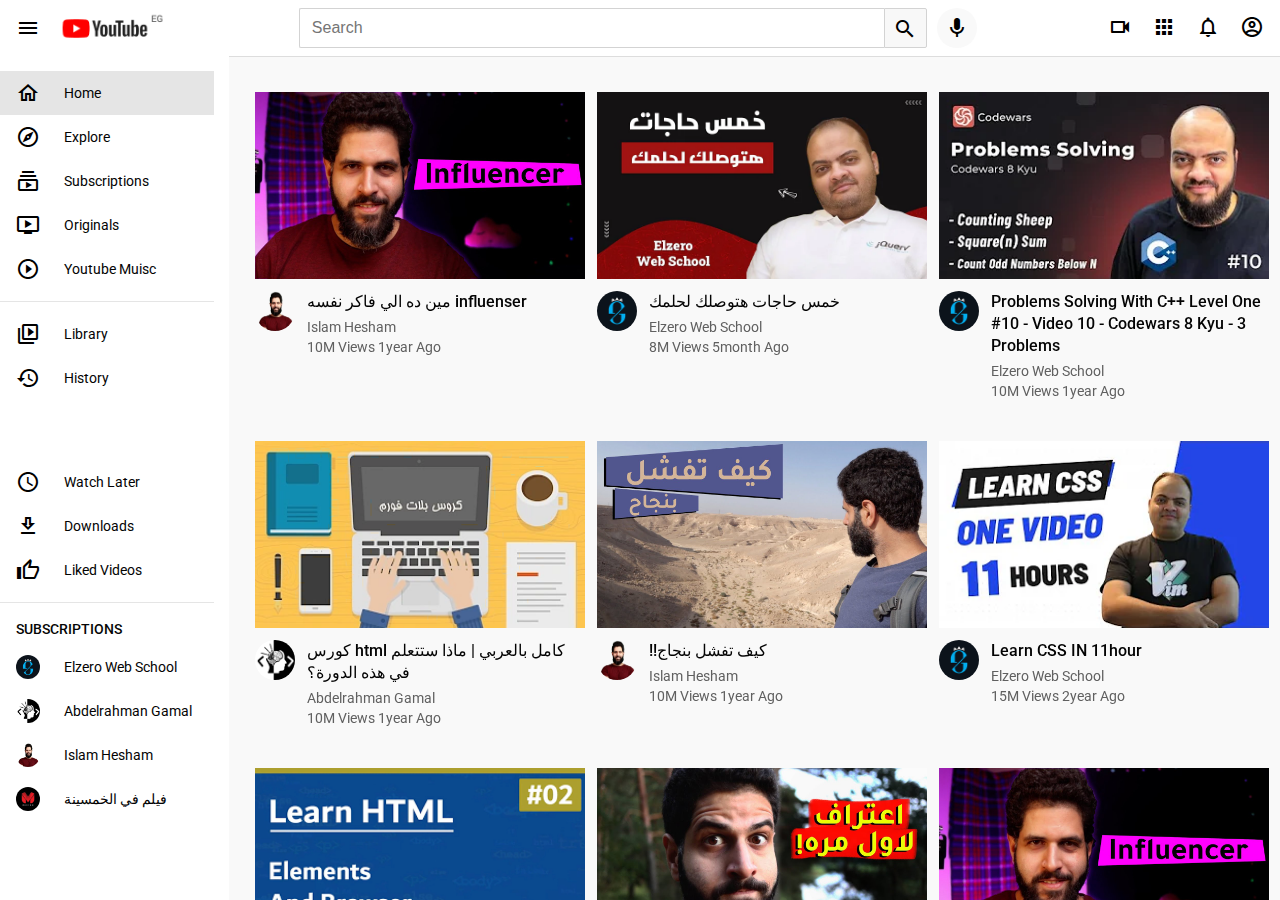
<file: index.html>
<!DOCTYPE html>
<html lang="en">
<head>
    <meta charset="UTF-8">
    <meta http-equiv="X-UA-Compatible" content="IE=edge">
    <meta name="viewport" content="width=device-width, initial-scale=1.0">
    <link href="https://fonts.googleapis.com/icon?family=Material+Icons+Outlined"rel="stylesheet">
    <link rel="stylesheet" href="style.css">
    <title>Youtube</title>
</head>
<body>
   <header>
    <div class="left-section">
        <span class="material-icons-outlined">
            menu
            </span>
            <img src="images/youtube-logo.png" alt="">   </div> 


            <div class="mid-section">
                <form action="">
                <input type="text" placeholder="Search">
                <button><span class="material-icons-outlined" >search</span></button></form>
            <div class="mic"> <span class="material-icons-outlined  ">mic</span></div> 
            </div>
            

            <div class="right-section">
                <a href="#"><span class="material-icons-outlined">videocam</span></a>
                <a href="#"><span class="material-icons-outlined">apps</span></a>
                <a href="#"><span class="material-icons-outlined">notifications</span></a>
                <a href="#"><span class="material-icons-outlined">account_circle</span></a>
            </div>
</header> 
    <div class="contant-area">
        <aside>
            <nav>
                <a href="#" class="nav-link active">
                    <span class="material-icons-outlined">home</span>
                <span id="active span"> <span class="word" >Home</span></span> 
                </a>

                <a href="#" class="nav-link ">
                    <span class="material-icons-outlined">explore</span>
                <span class="word" >Explore</span>
                </a>

                <a href="#" class="nav-link ">
                    <span class="material-icons-outlined">subscriptions</span>
                <span class="word" >Subscriptions</span>
                </a>

                <a href="#" class="nav-link ">
                    <span class="material-icons-outlined">ondemand_video</span>
                <span class="word" >Originals</span>
                </a>
                <a href="#" class="nav-link ">
                    <span class="material-icons-outlined">play_circle_outline</span>
                <span class="word" >Youtube Muisc</span>
                </a>
                <hr>
                <a href="#" class="nav-link ">
                    <span class="material-icons-outlined">video_library</span>
                <span class="word" >Library</span>
                </a>
                <a href="#" class="nav-link ">
                    <span class="material-icons-outlined">history</span>
                <span class="word" >History</span>
                </a>
                <a href="#" class="nav-link ">
                    <span class="material-icons-outlined">smart_display</span>
                <span class="word" >Your videos</span>
                </a>
                <a href="#" class="nav-link ">
                    <span class="material-icons-outlined">watch_later</span>
                <span class="word" >Watch Later</span>
                </a>
                <a href="#" class="nav-link ">
                    <span class="material-icons-outlined">download</span>
                <span class="word" >Downloads</span>
                </a>
                <a href="#" class="nav-link ">
                    <span class="material-icons-outlined">thumb_up</span>
                <span class="word" >Liked Videos </span>
                </a>
                <hr>
                <p class="profile-pic">subscriptions</p>

                <a href="#" class="nav-link ">
                    <img class="channel_img" src="images/channels4_profile.jpg" alt="">
                    <span class="word" >Elzero Web School </span>
                    </a>

                    <a href="#" class="nav-link ">
                        <img class="channel_img" src="images/unnamed.jpg" alt="">
                        <span class="word" >Abdelrahman Gamal </span>
                        </a>

                        <a href="#" class="nav-link ">
                            <img class="channel_img" src="images/profile-pic.png" alt="">
                            <span class="word" >Islam Hesham </span>
                            </a>

                            <a href="#" class="nav-link ">
                                <img class="channel_img" src="images/channels4_profile (1).jpg" alt="">
                                <span class="word" >
                                    فيلم في الخمسينة</span>
                                </a>
            </nav>
        </aside>
    

    <main>
        <div class="videos_container ">
            <div class="videos">
                <div class="thumbnail">
                <img src="images/video1.jpeg" alt="">
                
                </div>
                <div class="video_details">
                <div class="creator_img">
                <img src="images/profile-pic.png" alt="">
                </div>
                <div class="title">
                    <a href="" class="video_title">
                        مين ده الي فاكر نفسه influenser
                    </a>
                    <a href="" class="video_ceator">
                    Islam Hesham
                    </a>
                    <span>10M Views 1year Ago                                                                                                                                    
                    </span>
                </div>
                </div>
            </div>

            <div class="videos">
                <div class="thumbnail">
                <img src="images/hq720.webp" alt="">
                
                </div>
                <div class="video_details">
                <div class="creator_img">
                <img src="images/channels4_profile.jpg" alt="">
                </div>
                <div class="title">
                    <a href="" class="video_title">
                        خمس حاجات هتوصلك لحلمك
                    </a>
                    <a href="" class="video_ceator">
                        Elzero Web School
                    </a>
                    <span>8M Views 5month Ago                                                                                                                                    
                    </span>
                </div>
                </div>
            </div>

            <div class="videos">
                <div class="thumbnail">
                <img src="images/photo5.webp" alt="">
                
                </div>
                <div class="video_details">
                <div class="creator_img">
                <img src="images/channels4_profile.jpg" alt="">
                </div>
                <div class="title">
                    <a href="" class="video_title">
                        Problems Solving With C++ Level One #10 - Video 10 - Codewars 8 Kyu - 3 Problems
                    </a>
                    <a href="" class="video_ceator">
                        Elzero Web School
                    </a>
                    <span>10M Views 1year Ago                                                                                                                                    
                    </span>
                </div>
                </div>
            </div>
        </div>
    

        <div class="videos_container ">
            <div class="videos">
                <div class="thumbnail">
                <img src="images/mqdefault_6s (1).webp" alt="">
                
                </div>
                <div class="video_details">
                <div class="creator_img">
                <img src="images/unnamed.jpg" alt="">
                </div>
                <div class="title">
                    <a href="" class="video_title">
                        كورس html كامل بالعربي | ماذا ستتعلم في هذه الدورة؟
                    </a>
                    <a href="" class="video_ceator">
                        Abdelrahman Gamal
                    </a>
                    <span>10M Views 1year Ago                                                                                                                                    
                    </span>
                </div>
                </div>
            </div>

            <div class="videos">
                <div class="thumbnail">
                <img src="images/video5.jpeg" alt="">
                
                </div>
                <div class="video_details">
                <div class="creator_img">
                <img src="images/profile-pic.png" alt="">
                </div>
                <div class="title">
                    <a href="" class="video_title">
                        !!كيف تفشل بنجاج
                    </a>
                    <a href="" class="video_ceator">
                    Islam Hesham
                    </a>
                    <span>10M Views 1year Ago                                                                                                                                    
                    </span>
                </div>
                </div>
            </div>

            <div class="videos">
                <div class="thumbnail">
                <img src="images/photo3.webp" alt="">
                
                </div>
                <div class="video_details">
                <div class="creator_img">
                <img src="images/channels4_profile.jpg" alt="">
                </div>
                <div class="title">
                    <a href="" class="video_title">
                    Learn CSS IN 11hour
                    </a>
                    <a href="" class="video_ceator">
                        Elzero Web School
                    </a>
                    <span>15M Views 2year Ago                                                                                                                                    
                    </span>
                </div>
                </div>
            </div>
        </div>


        <div class="videos_container ">
            <div class="videos">
                <div class="thumbnail">
                <img src="images/photo2.webp" alt="">
                
                </div>
                <div class="video_details">
                <div class="creator_img">
                <img src="images/unnamed.jpg" alt="">
                </div>
                <div class="title">
                    <a href="" class="video_title">
                        كورس html كامل بالعربي | ماذا ستتعلم في هذه الدورة#2؟
                    </a>
                    <a href="" class="video_ceator">
                        Abdelrahman Gamal
                    </a>
                    <span>10M Views 1year Ago                                                                                                                                    
                    </span>
                </div>
                </div>
            </div>

            <div class="videos">
                <div class="thumbnail">
                <img src="images/video8.jpeg" alt="">
                
                </div>
                <div class="video_details">
                <div class="creator_img">
                <img src="images/profile-pic.png" alt="">
                </div>
                <div class="title">
                    <a href="" class="video_title">
                    ...اعتراف لاول مره
                    </a>
                    <a href="" class="video_ceator">
                    Islam Hesham
                    </a>
                    <span>10M Views 1year Ago                                                                                                                                    
                    </span>
                </div>
                </div>
            </div>

            <div class="videos">
                <div class="thumbnail">
                <img src="images/video1.jpeg" alt="">
                
                </div>
                <div class="video_details">
                <div class="creator_img">
                <img src="images/profile-pic.png" alt="">
                </div>
                <div class="title">
                    <a href="" class="video_title">
                        مين ده الي فاكر نفسه influenser
                    </a>
                    <a href="" class="video_ceator">
                    Islam Hesham
                    </a>
                    <span>10M Views 1year Ago                                                                                                                                    
                    </span>
                </div>
                </div>
            </div>
        </div>

        <div class="videos_container ">
            <div class="videos">
                <div class="thumbnail">
                <img src="images/video1.jpeg" alt="">
                
                </div>
                <div class="video_details">
                <div class="creator_img">
                <img src="images/profile-pic.png" alt="">
                </div>
                <div class="title">
                    <a href="" class="video_title">
                        مين ده الي فاكر نفسه influenser
                    </a>
                    <a href="" class="video_ceator">
                    Islam Hesham
                    </a>
                    <span>10M Views 1year Ago                                                                                                                                    
                    </span>
                </div>
                </div>
            </div>

            <div class="videos">
                <div class="thumbnail">
                <img src="images/video1.jpeg" alt="">
                
                </div>
                <div class="video_details">
                <div class="creator_img">
                <img src="images/profile-pic.png" alt="">
                </div>
                <div class="title">
                    <a href="" class="video_title">
                        مين ده الي فاكر نفسه influenser
                    </a>
                    <a href="" class="video_ceator">
                    Islam Hesham
                    </a>
                    <span>10M Views 1year Ago                                                                                                                                    
                    </span>
                </div>
                </div>
            </div>

            <div class="videos">
                <div class="thumbnail">
                <img src="images/video1.jpeg" alt="">
                
                </div>
                <div class="video_details">
                <div class="creator_img">
                <img src="images/profile-pic.png" alt="">
                </div>
                <div class="title">
                    <a href="" class="video_title">
                        مين ده الي فاكر نفسه influenser
                    </a>
                    <a href="" class="video_ceator">
                    Islam Hesham
                    </a>
                    <span>10M Views 1year Ago                                                                                                                                    
                    </span>
                </div>
                </div>
            </div>
        </div>


      
        
    </main>

    </div>


    
</body>
</html>
</file>
<file: style.css>
@import url('https://fonts.googleapis.com/css2?family=Roboto:wght@0,100;0,200;0,300;0,400;0,500;0,600;0,700;0,800;0,900;1,100;1,200;1,300;1,400;1,500;1,600;1,700;1,800;1,900&display=swap');

* {
    margin : 0;
    padding: 0;
    box-sizing: border-box;
}

html {
    font-size: 10px;
}

body {
    font-family: "Roboto","Arial",sans-serif;
}

header{
    display: flex;
    justify-content: space-between;
    align-items: center;
    height: 56px;
    padding: 0 16px;
}
.left-section{
    display: flex;
    cursor: pointer;
    align-items: center;
    
}

.left-section img{
    width: 46%;
    padding-left:16px ;
}


.mid-section{
    display: flex;
    align-items: center;
    margin-left: -9%;
}
.mid-section form{
    display: flex;
    width: 628px ;
    height: 40px;
}

.mid-section input{
    width: 100%;
    border-radius: 2px 0 0 2px;
    padding: 12px;
    font-size: 1.6rem;
    border: 1px solid #d3d3d3;
    border-right: none;
}

.mid-section button{
    width: 46px;
    border: 1px solid #d3d3d3;
    border-radius: 0 2px 2px 0;
    padding-top: 4px;
    background-color: #f8f8f8;
    cursor: pointer;
}

.mid-section button:hover{
    border-color:#c6c6c6 ;
    background-color: #f0f0f0;
}
.mid-section .mic {width: 40px;
    height: 40px;
    border-radius: 50%;
    background-color: #f9f9f9;
    display: flex;
    justify-content: center;
    align-items: center;
    margin-left: 10px;
    cursor: pointer;
}


.right-section a{
    padding-left: 18px;
    text-decoration: none;
    color: black;
}

.contant-area{
    height: calc(100vh - 56px);
    display: flex;
    background-color: #f9f9f9 ;
}

aside{
    height:100% ;
    width: 280px;
    background-color: white;
    overflow-y: auto;
}

nav{
    width: 100%;
    display: flex;
    flex-direction: column;
    margin: 15px 0;
    padding-right: 15px;
}

.nav-link{
    display: flex;
    align-items: center;
    padding: 10px 16px;
    text-decoration: none;
    color: black;
}
.nav-link:hover{
    background-color: rgb(0, 0, 0,0.05);
}

.nav-link .word{
    margin-left: 24px;
    font-size: 1.4rem;
    line-height: 2rem;
    font-weight:400;
    color: #030303;
}

.active{
    background-color: #e5e5e5;
}
#active span{
    font-weight: 500;
}

hr{
    height: 1px;
    background-color: #e5e5e5;
    border: none;
    margin: 10px 0;
}

.profile-pic {
    font-size: 1.4rem;
    color: #060606;
    font-weight: 500;
    padding: 8px 16px;
    text-transform: uppercase;
}

.channel_img{
    height: 24px;
    width: 24px;
    border-radius: 50%;
}

main{
    width: 100%;
    height: 100%;
    padding: 35px 5px;
    overflow-y: auto;
    border-top: 1px solid #ddd;
}

.videos_container {
    display: flex;
    flex-direction: row;
    justify-content: space-around;
    padding-left: 15px;
    flex-wrap: wrap;
}

.videos{
    width: 330px;
    margin-bottom: 40px;
    cursor: pointer;
}

.thumbnail{
    width: 100%;
    height: 187px;
margin-bottom: 12px;
display: inline-block;

}

.thumbnail img{
    height: 100%;
    width: 100%;
}

.video_details{
    display: flex;
}

.creator_img img{
    width: 40px;
    height: 40px;
    border-radius: 50%;
    margin-right: 12px;
}

.title{
    display: flex;
    flex-direction: column;
}

.title a {
    text-decoration: none;
}

.video_title{
    color: rgb(3, 3, 3);
    font-size:1.6rem ;
    max-width: 278px;
    font-weight: 500;
    line-height: 2.2rem;
    margin-bottom: 4px;
    overflow: hidden;
    display: -webkit-box;

    -webkit-box-orient: vertical;
}

.video_ceator,.title span{
    color: rgb(96, 96, 96);
    font-size: 1.4rem;
    line-height: 2rem;
    font-weight: 400;

}
.video_ceator:hover{
    color: black;
}
</file>
